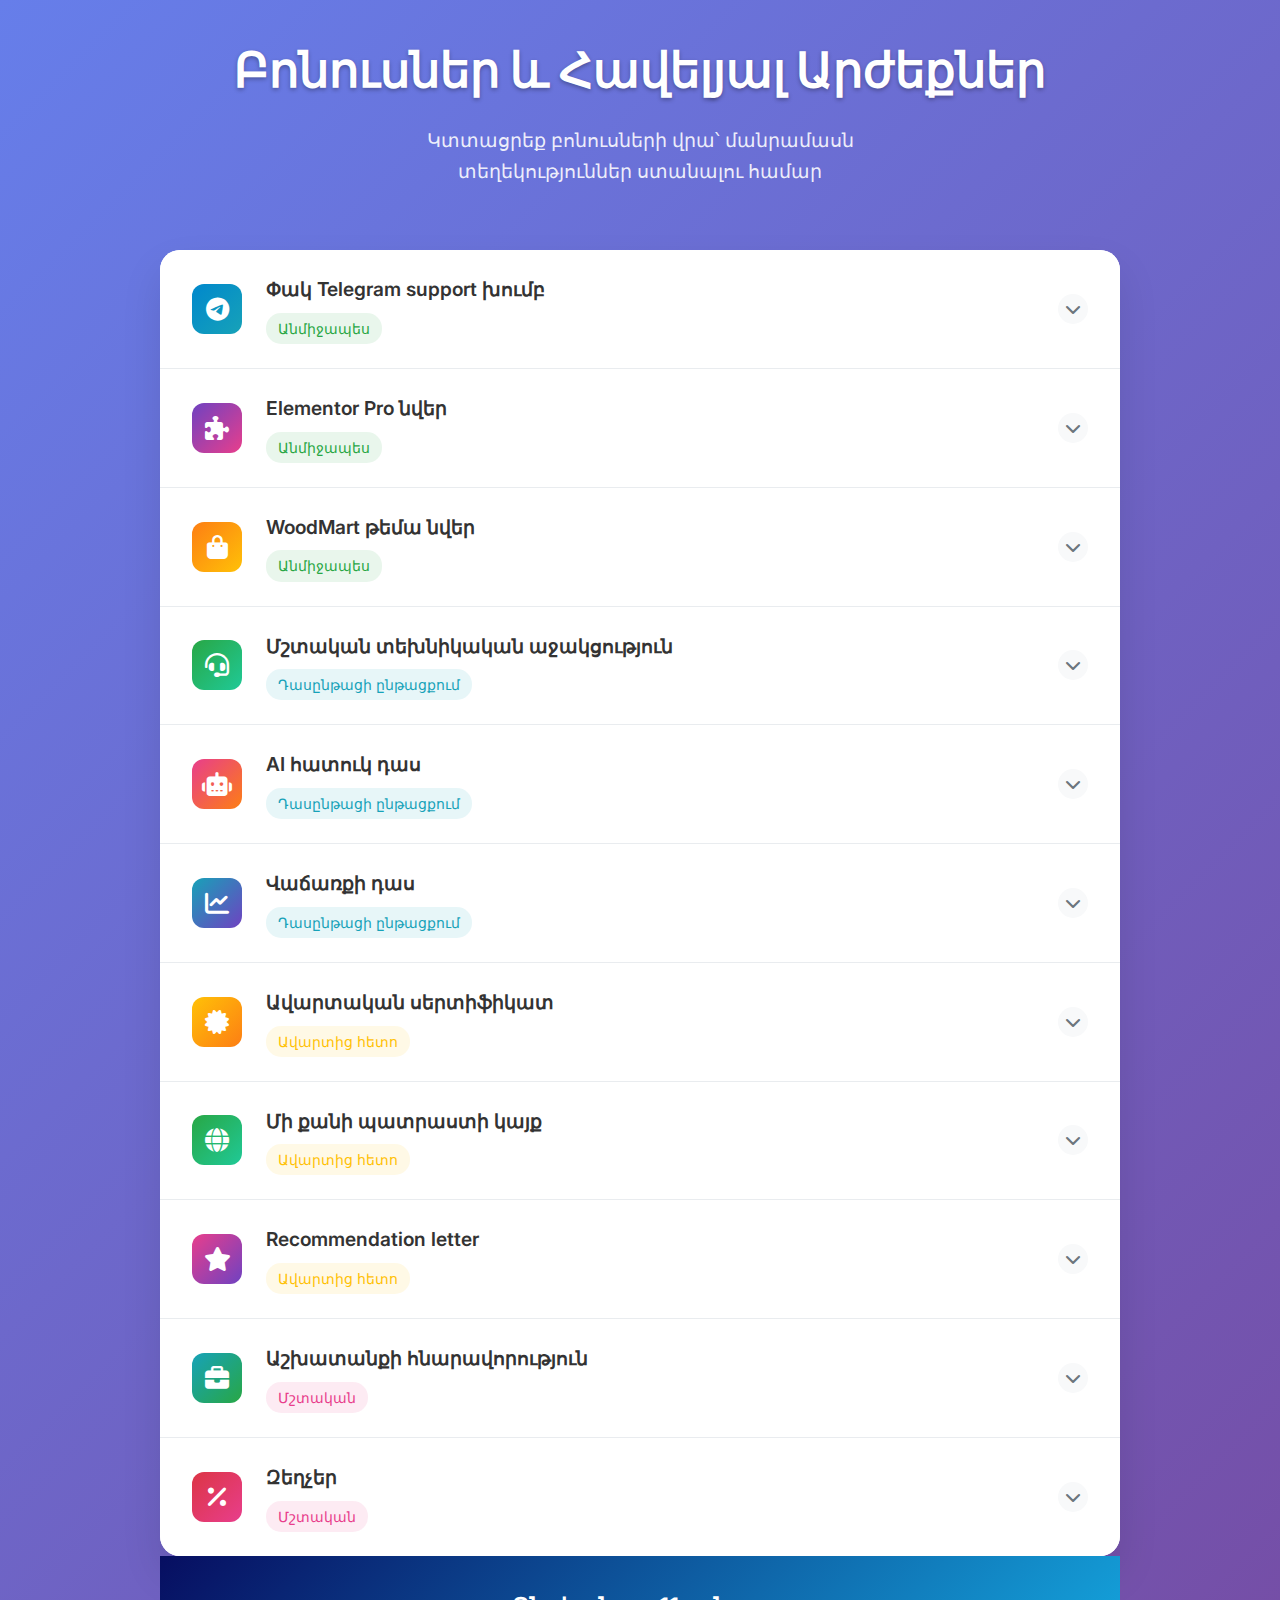
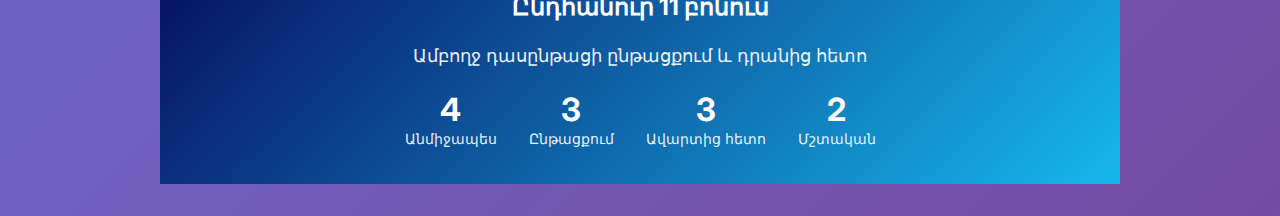
<file: bonus-accordion.html>
<!DOCTYPE html>
<html lang="hy">
<head>
    <meta charset="UTF-8">
    <meta name="viewport" content="width=device-width, initial-scale=1.0">
    <title>Бонусы - Аккордеон</title>
    <link rel="preconnect" href="https://fonts.googleapis.com">
    <link rel="preconnect" href="https://fonts.gstatic.com" crossorigin>
    <link href="https://fonts.googleapis.com/css2?family=Inter:wght@300;400;500;600;700&display=swap" rel="stylesheet">
    <link rel="stylesheet" href="https://cdnjs.cloudflare.com/ajax/libs/font-awesome/6.4.0/css/all.min.css">
    <style>
        * {
            margin: 0;
            padding: 0;
            box-sizing: border-box;
        }

        body {
            font-family: 'Inter', sans-serif;
            line-height: 1.6;
            color: #333;
            background: linear-gradient(135deg, #667eea 0%, #764ba2 100%);
            min-height: 100vh;
            padding: 2rem 0;
        }

        .container {
            max-width: 1000px;
            margin: 0 auto;
            padding: 0 20px;
        }

        .section-header {
            text-align: center;
            margin-bottom: 4rem;
        }

        .section-title {
            font-size: 3rem;
            font-weight: 700;
            color: white;
            margin-bottom: 1rem;
            text-shadow: 0 2px 4px rgba(0, 0, 0, 0.3);
        }

        .section-description {
            font-size: 1.2rem;
            color: rgba(255, 255, 255, 0.9);
            max-width: 600px;
            margin: 0 auto;
        }

        .accordion-container {
            background: white;
            border-radius: 20px;
            overflow: hidden;
            box-shadow: 0 20px 40px rgba(0, 0, 0, 0.1);
        }

        .accordion-item {
            border-bottom: 1px solid #e9ecef;
            transition: all 0.3s ease;
        }

        .accordion-item:last-child {
            border-bottom: none;
        }

        .accordion-header {
            display: flex;
            align-items: center;
            padding: 1.5rem 2rem;
            cursor: pointer;
            transition: all 0.3s ease;
            background: white;
        }

        .accordion-header:hover {
            background: #f8f9fa;
        }

        .accordion-item.active .accordion-header {
            background: linear-gradient(135deg, #070E61, #16B7EC);
            color: white;
        }

        .accordion-icon {
            width: 50px;
            height: 50px;
            border-radius: 12px;
            display: flex;
            align-items: center;
            justify-content: center;
            font-size: 1.5rem;
            color: white;
            margin-right: 1.5rem;
            position: relative;
            flex-shrink: 0;
        }

        .accordion-icon::before {
            content: '';
            position: absolute;
            top: 0;
            left: 0;
            right: 0;
            bottom: 0;
            border-radius: 12px;
            background: linear-gradient(135deg, #070E61, #16B7EC);
            transition: transform 0.3s ease;
        }

        .accordion-icon i {
            position: relative;
            z-index: 2;
        }

        .accordion-item.active .accordion-icon::before {
            background: white;
        }

        .accordion-item.active .accordion-icon {
            color: #070E61;
        }

        .accordion-content-wrapper {
            flex: 1;
        }

        .accordion-title {
            font-size: 1.2rem;
            font-weight: 600;
            margin-bottom: 0.5rem;
            transition: color 0.3s ease;
        }

        .accordion-phase {
            font-size: 0.9rem;
            padding: 0.25rem 0.75rem;
            border-radius: 15px;
            font-weight: 500;
            display: inline-block;
        }

        .accordion-phase.immediate {
            background: rgba(40, 167, 69, 0.1);
            color: #28a745;
        }

        .accordion-phase.during {
            background: rgba(23, 162, 184, 0.1);
            color: #17a2b8;
        }

        .accordion-phase.after {
            background: rgba(255, 193, 7, 0.1);
            color: #ffc107;
        }

        .accordion-phase.ongoing {
            background: rgba(232, 62, 140, 0.1);
            color: #e83e8c;
        }

        .accordion-toggle {
            width: 30px;
            height: 30px;
            border-radius: 50%;
            display: flex;
            align-items: center;
            justify-content: center;
            background: #f8f9fa;
            color: #6c757d;
            transition: all 0.3s ease;
            flex-shrink: 0;
        }

        .accordion-item.active .accordion-toggle {
            background: white;
            color: #070E61;
            transform: rotate(180deg);
        }

        .accordion-content {
            max-height: 0;
            overflow: hidden;
            transition: max-height 0.3s ease;
        }

        .accordion-item.active .accordion-content {
            max-height: 200px;
        }

        .accordion-body {
            padding: 0 2rem 2rem 2rem;
            color: #6c757d;
            line-height: 1.6;
        }

        .accordion-features {
            margin-top: 1rem;
        }

        .accordion-features h4 {
            font-size: 1rem;
            font-weight: 600;
            color: #070E61;
            margin-bottom: 0.5rem;
        }

        .accordion-features ul {
            list-style: none;
            padding: 0;
        }

        .accordion-features li {
            padding: 0.25rem 0;
            position: relative;
            padding-left: 1.5rem;
        }

        .accordion-features li::before {
            content: '✓';
            position: absolute;
            left: 0;
            color: #16B7EC;
            font-weight: bold;
        }

        .accordion-summary {
            background: linear-gradient(135deg, #070E61, #16B7EC);
            color: white;
            padding: 2rem;
            text-align: center;
        }

        .accordion-summary h3 {
            font-size: 1.5rem;
            margin-bottom: 1rem;
        }

        .accordion-summary p {
            font-size: 1.1rem;
            opacity: 0.9;
        }

        .accordion-stats {
            display: flex;
            justify-content: center;
            gap: 2rem;
            margin-top: 1.5rem;
        }

        .stat-item {
            text-align: center;
        }

        .stat-number {
            display: block;
            font-size: 2rem;
            font-weight: 700;
            line-height: 1;
        }

        .stat-label {
            font-size: 0.9rem;
            opacity: 0.9;
        }

        /* Specific icon colors */
        .accordion-item[data-bonus="support"] .accordion-icon::before {
            background: linear-gradient(135deg, #28a745, #20c997);
        }

        .accordion-item[data-bonus="ai"] .accordion-icon::before {
            background: linear-gradient(135deg, #e83e8c, #fd7e14);
        }

        .accordion-item[data-bonus="sales"] .accordion-icon::before {
            background: linear-gradient(135deg, #17a2b8, #6f42c1);
        }

        .accordion-item[data-bonus="telegram"] .accordion-icon::before {
            background: linear-gradient(135deg, #0088cc, #17a2b8);
        }

        .accordion-item[data-bonus="websites"] .accordion-icon::before {
            background: linear-gradient(135deg, #28a745, #20c997);
        }

        .accordion-item[data-bonus="certificate"] .accordion-icon::before {
            background: linear-gradient(135deg, #ffc107, #fd7e14);
        }

        .accordion-item[data-bonus="recommendation"] .accordion-icon::before {
            background: linear-gradient(135deg, #e83e8c, #6f42c1);
        }

        .accordion-item[data-bonus="job"] .accordion-icon::before {
            background: linear-gradient(135deg, #17a2b8, #28a745);
        }

        .accordion-item[data-bonus="discounts"] .accordion-icon::before {
            background: linear-gradient(135deg, #dc3545, #e83e8c);
        }

        .accordion-item[data-bonus="elementor"] .accordion-icon::before {
            background: linear-gradient(135deg, #6f42c1, #e83e8c);
        }

        .accordion-item[data-bonus="woodmart"] .accordion-icon::before {
            background: linear-gradient(135deg, #fd7e14, #ffc107);
        }

        /* Responsive design */
        @media (max-width: 768px) {
            .section-title {
                font-size: 2rem;
            }

            .accordion-header {
                padding: 1rem 1.5rem;
            }

            .accordion-icon {
                width: 40px;
                height: 40px;
                font-size: 1.2rem;
                margin-right: 1rem;
            }

            .accordion-title {
                font-size: 1.1rem;
            }

            .accordion-body {
                padding: 0 1.5rem 1.5rem 1.5rem;
            }

            .accordion-stats {
                flex-direction: column;
                gap: 1rem;
            }
        }
    </style>
</head>
<body>
    <div class="container">
        <div class="section-header">
            <h2 class="section-title">Բոնուսներ և Հավելյալ Արժեքներ</h2>
            <p class="section-description">
                Կտտացրեք բոնուսների վրա՝ մանրամասն տեղեկություններ ստանալու համար
            </p>
        </div>

        <div class="accordion-container">
            <!-- Immediate bonuses -->
            <div class="accordion-item" data-bonus="telegram" data-phase="immediate">
                <div class="accordion-header">
                    <div class="accordion-icon">
                        <i class="fab fa-telegram"></i>
                    </div>
                    <div class="accordion-content-wrapper">
                        <div class="accordion-title">Փակ Telegram support խումբ</div>
                        <div class="accordion-phase immediate">Անմիջապես</div>
                    </div>
                    <div class="accordion-toggle">
                        <i class="fas fa-chevron-down"></i>
                    </div>
                </div>
                <div class="accordion-content">
                    <div class="accordion-body">
                        <p>Հարցուպատասխան, նեթվորքինգ և մշտական աջակցություն</p>
                        <div class="accordion-features">
                            <h4>Ինչ է ներառված:</h4>
                            <ul>
                                <li>24/7 հարցուպատասխան</li>
                                <li>Ուսանողների համայնք</li>
                                <li>Լրացուցիչ նյութեր</li>
                                <li>Նեթվորքինգ հնարավորություններ</li>
                            </ul>
                        </div>
                    </div>
                </div>
            </div>

            <div class="accordion-item" data-bonus="elementor" data-phase="immediate">
                <div class="accordion-header">
                    <div class="accordion-icon">
                        <i class="fas fa-puzzle-piece"></i>
                    </div>
                    <div class="accordion-content-wrapper">
                        <div class="accordion-title">Elementor Pro նվեր</div>
                        <div class="accordion-phase immediate">Անմիջապես</div>
                    </div>
                    <div class="accordion-toggle">
                        <i class="fas fa-chevron-down"></i>
                    </div>
                </div>
                <div class="accordion-content">
                    <div class="accordion-body">
                        <p>Premium թեմա և գործիքներ</p>
                        <div class="accordion-features">
                            <h4>Ինչ է ներառված:</h4>
                            <ul>
                                <li>Elementor Pro լիցենզիա</li>
                                <li>Premium widgets</li>
                                <li>Theme Builder</li>
                                <li>Pop-up Builder</li>
                            </ul>
                        </div>
                    </div>
                </div>
            </div>

            <div class="accordion-item" data-bonus="woodmart" data-phase="immediate">
                <div class="accordion-header">
                    <div class="accordion-icon">
                        <i class="fas fa-shopping-bag"></i>
                    </div>
                    <div class="accordion-content-wrapper">
                        <div class="accordion-title">WoodMart թեմա նվեր</div>
                        <div class="accordion-phase immediate">Անմիջապես</div>
                    </div>
                    <div class="accordion-toggle">
                        <i class="fas fa-chevron-down"></i>
                    </div>
                </div>
                <div class="accordion-content">
                    <div class="accordion-body">
                        <p>Premium eCommerce թեմա</p>
                        <div class="accordion-features">
                            <h4>Ինչ է ներառված:</h4>
                            <ul>
                                <li>WoodMart Premium թեմա</li>
                                <li>WooCommerce ինտեգրում</li>
                                <li>E-commerce layouts</li>
                                <li>Product showcase tools</li>
                            </ul>
                        </div>
                    </div>
                </div>
            </div>

            <!-- During course -->
            <div class="accordion-item" data-bonus="support" data-phase="during">
                <div class="accordion-header">
                    <div class="accordion-icon">
                        <i class="fas fa-headset"></i>
                    </div>
                    <div class="accordion-content-wrapper">
                        <div class="accordion-title">Մշտական տեխնիկական աջակցություն</div>
                        <div class="accordion-phase during">Դասընթացի ընթացքում</div>
                    </div>
                    <div class="accordion-toggle">
                        <i class="fas fa-chevron-down"></i>
                    </div>
                </div>
                <div class="accordion-content">
                    <div class="accordion-body">
                        <p>Ամբողջ դասընթացի ընթացքում անձնական մենթորություն</p>
                        <div class="accordion-features">
                            <h4>Ինչ է ներառված:</h4>
                            <ul>
                                <li>Անձնական մենթորություն</li>
                                <li>1-on-1 խորհրդատվություն</li>
                                <li>Code review</li>
                                <li>Project guidance</li>
                            </ul>
                        </div>
                    </div>
                </div>
            </div>

            <div class="accordion-item" data-bonus="ai" data-phase="during">
                <div class="accordion-header">
                    <div class="accordion-icon">
                        <i class="fas fa-robot"></i>
                    </div>
                    <div class="accordion-content-wrapper">
                        <div class="accordion-title">AI հատուկ դաս</div>
                        <div class="accordion-phase during">Դասընթացի ընթացքում</div>
                    </div>
                    <div class="accordion-toggle">
                        <i class="fas fa-chevron-down"></i>
                    </div>
                </div>
                <div class="accordion-content">
                    <div class="accordion-body">
                        <p>Copilot, ChatGPT և այլ գործիքների ինտեգրում կայքերի մեջ</p>
                        <div class="accordion-features">
                            <h4>Ինչ է ներառված:</h4>
                            <ul>
                                <li>AI tools ուսուցում</li>
                                <li>Code generation</li>
                                <li>Content creation</li>
                                <li>Automation workflows</li>
                            </ul>
                        </div>
                    </div>
                </div>
            </div>

            <div class="accordion-item" data-bonus="sales" data-phase="during">
                <div class="accordion-header">
                    <div class="accordion-icon">
                        <i class="fas fa-chart-line"></i>
                    </div>
                    <div class="accordion-content-wrapper">
                        <div class="accordion-title">Վաճառքի դաս</div>
                        <div class="accordion-phase during">Դասընթացի ընթացքում</div>
                    </div>
                    <div class="accordion-toggle">
                        <i class="fas fa-chevron-down"></i>
                    </div>
                </div>
                <div class="accordion-content">
                    <div class="accordion-body">
                        <p>Հաճախորդների հետ շփման ու ծառայությունների ներկայացման հմտություններ</p>
                        <div class="accordion-features">
                            <h4>Ինչ է ներառված:</h4>
                            <ul>
                                <li>Client communication</li>
                                <li>Pricing strategies</li>
                                <li>Proposal writing</li>
                                <li>Negotiation skills</li>
                            </ul>
                        </div>
                    </div>
                </div>
            </div>

            <!-- After course -->
            <div class="accordion-item" data-bonus="certificate" data-phase="after">
                <div class="accordion-header">
                    <div class="accordion-icon">
                        <i class="fas fa-certificate"></i>
                    </div>
                    <div class="accordion-content-wrapper">
                        <div class="accordion-title">Ավարտական սերտիֆիկատ</div>
                        <div class="accordion-phase after">Ավարտից հետո</div>
                    </div>
                    <div class="accordion-toggle">
                        <i class="fas fa-chevron-down"></i>
                    </div>
                </div>
                <div class="accordion-content">
                    <div class="accordion-body">
                        <p>Պաշտոնական հավաստագիր ավարտից հետո</p>
                        <div class="accordion-features">
                            <h4>Ինչ է ներառված:</h4>
                            <ul>
                                <li>Պաշտոնական սերտիֆիկատ</li>
                                <li>LinkedIn verification</li>
                                <li>Portfolio inclusion</li>
                                <li>Industry recognition</li>
                            </ul>
                        </div>
                    </div>
                </div>
            </div>

            <div class="accordion-item" data-bonus="websites" data-phase="after">
                <div class="accordion-header">
                    <div class="accordion-icon">
                        <i class="fas fa-globe"></i>
                    </div>
                    <div class="accordion-content-wrapper">
                        <div class="accordion-title">Մի քանի պատրաստի կայք</div>
                        <div class="accordion-phase after">Ավարտից հետո</div>
                    </div>
                    <div class="accordion-toggle">
                        <i class="fas fa-chevron-down"></i>
                    </div>
                </div>
                <div class="accordion-content">
                    <div class="accordion-body">
                        <p>Պորտֆոլիոյի համար՝ տարբեր թեմաներով</p>
                        <div class="accordion-features">
                            <h4>Ինչ է ներառված:</h4>
                            <ul>
                                <li>3-5 պատրաստի կայք</li>
                                <li>Տարբեր ոլորտներ</li>
                                <li>Source code</li>
                                <li>Documentation</li>
                            </ul>
                        </div>
                    </div>
                </div>
            </div>

            <div class="accordion-item" data-bonus="recommendation" data-phase="after">
                <div class="accordion-header">
                    <div class="accordion-icon">
                        <i class="fas fa-star"></i>
                    </div>
                    <div class="accordion-content-wrapper">
                        <div class="accordion-title">Recommendation letter</div>
                        <div class="accordion-phase after">Ավարտից հետո</div>
                    </div>
                    <div class="accordion-toggle">
                        <i class="fas fa-chevron-down"></i>
                    </div>
                </div>
                <div class="accordion-content">
                    <div class="accordion-body">
                        <p>Լավագույն ուսանողների համար</p>
                        <div class="accordion-features">
                            <h4>Ինչ է ներառված:</h4>
                            <ul>
                                <li>Personalized letter</li>
                                <li>Skills assessment</li>
                                <li>Industry contacts</li>
                                <li>Job referrals</li>
                            </ul>
                        </div>
                    </div>
                </div>
            </div>

            <!-- Ongoing benefits -->
            <div class="accordion-item" data-bonus="job" data-phase="ongoing">
                <div class="accordion-header">
                    <div class="accordion-icon">
                        <i class="fas fa-briefcase"></i>
                    </div>
                    <div class="accordion-content-wrapper">
                        <div class="accordion-title">Աշխատանքի հնարավորություն</div>
                        <div class="accordion-phase ongoing">Մշտական</div>
                    </div>
                    <div class="accordion-toggle">
                        <i class="fas fa-chevron-down"></i>
                    </div>
                </div>
                <div class="accordion-content">
                    <div class="accordion-body">
                        <p>Neetrino-ում կամ մեր գործընկերների մոտ</p>
                        <div class="accordion-features">
                            <h4>Ինչ է ներառված:</h4>
                            <ul>
                                <li>Job placement assistance</li>
                                <li>Partner company access</li>
                                <li>Freelance opportunities</li>
                                <li>Career guidance</li>
                            </ul>
                        </div>
                    </div>
                </div>
            </div>

            <div class="accordion-item" data-bonus="discounts" data-phase="ongoing">
                <div class="accordion-header">
                    <div class="accordion-icon">
                        <i class="fas fa-percentage"></i>
                    </div>
                    <div class="accordion-content-wrapper">
                        <div class="accordion-title">Զեղչեր</div>
                        <div class="accordion-phase ongoing">Մշտական</div>
                    </div>
                    <div class="accordion-toggle">
                        <i class="fas fa-chevron-down"></i>
                    </div>
                </div>
                <div class="accordion-content">
                    <div class="accordion-body">
                        <p>Կայքի սպասարկման և հոսթինգի ծառայությունների վրա</p>
                        <div class="accordion-features">
                            <h4>Ինչ է ներառված:</h4>
                            <ul>
                                <li>Hosting discounts</li>
                                <li>Domain registration</li>
                                <li>Maintenance services</li>
                                <li>Plugin licenses</li>
                            </ul>
                        </div>
                    </div>
                </div>
            </div>
        </div>

        <div class="accordion-summary">
            <h3>Ընդհանուր 11 բոնուս</h3>
            <p>Ամբողջ դասընթացի ընթացքում և դրանից հետո</p>
            <div class="accordion-stats">
                <div class="stat-item">
                    <span class="stat-number">4</span>
                    <span class="stat-label">Անմիջապես</span>
                </div>
                <div class="stat-item">
                    <span class="stat-number">3</span>
                    <span class="stat-label">Ընթացքում</span>
                </div>
                <div class="stat-item">
                    <span class="stat-number">3</span>
                    <span class="stat-label">Ավարտից հետո</span>
                </div>
                <div class="stat-item">
                    <span class="stat-number">2</span>
                    <span class="stat-label">Մշտական</span>
                </div>
            </div>
        </div>
    </div>

    <script>
        document.addEventListener('DOMContentLoaded', function() {
            const accordionItems = document.querySelectorAll('.accordion-item');
            
            accordionItems.forEach(item => {
                const header = item.querySelector('.accordion-header');
                
                header.addEventListener('click', () => {
                    const isActive = item.classList.contains('active');
                    
                    // Close all other items
                    accordionItems.forEach(otherItem => {
                        if (otherItem !== item) {
                            otherItem.classList.remove('active');
                        }
                    });
                    
                    // Toggle current item
                    if (isActive) {
                        item.classList.remove('active');
                    } else {
                        item.classList.add('active');
                    }
                });
            });
        });
    </script>
</body>
</html>
</file>
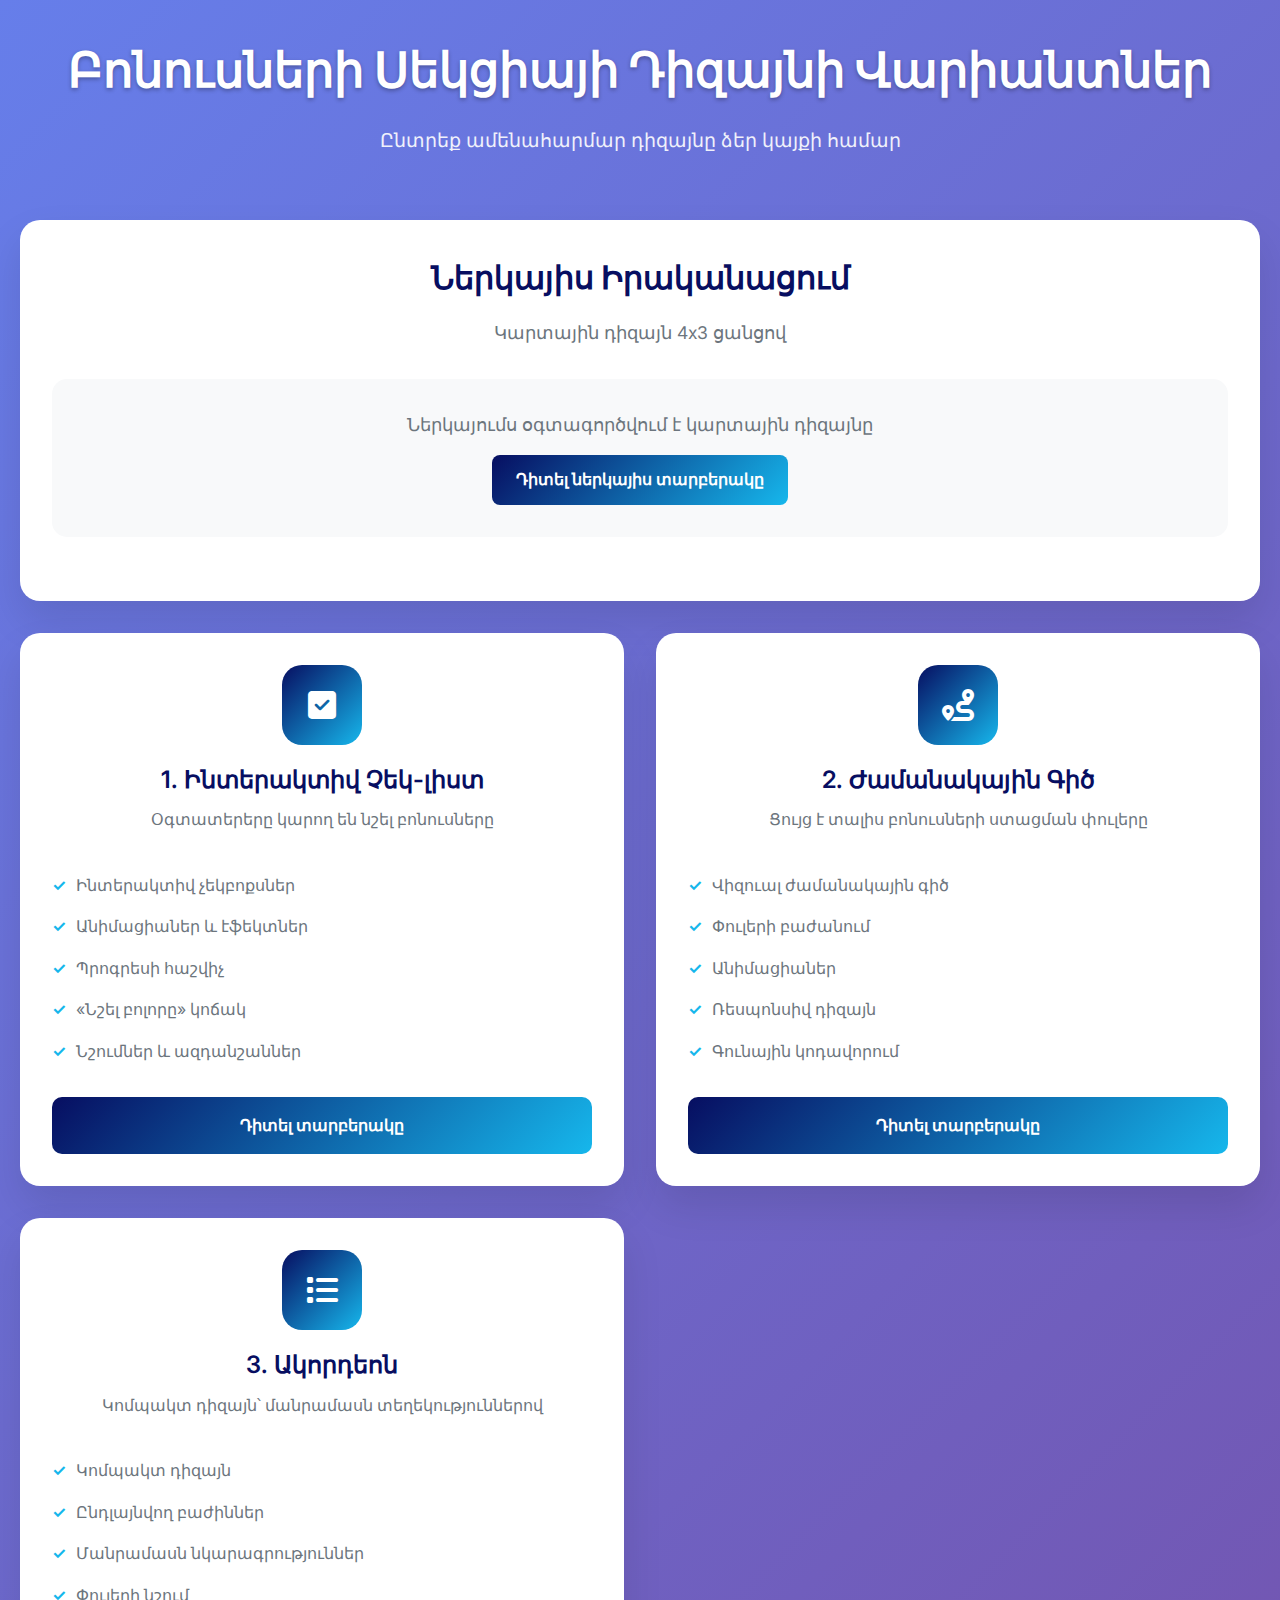
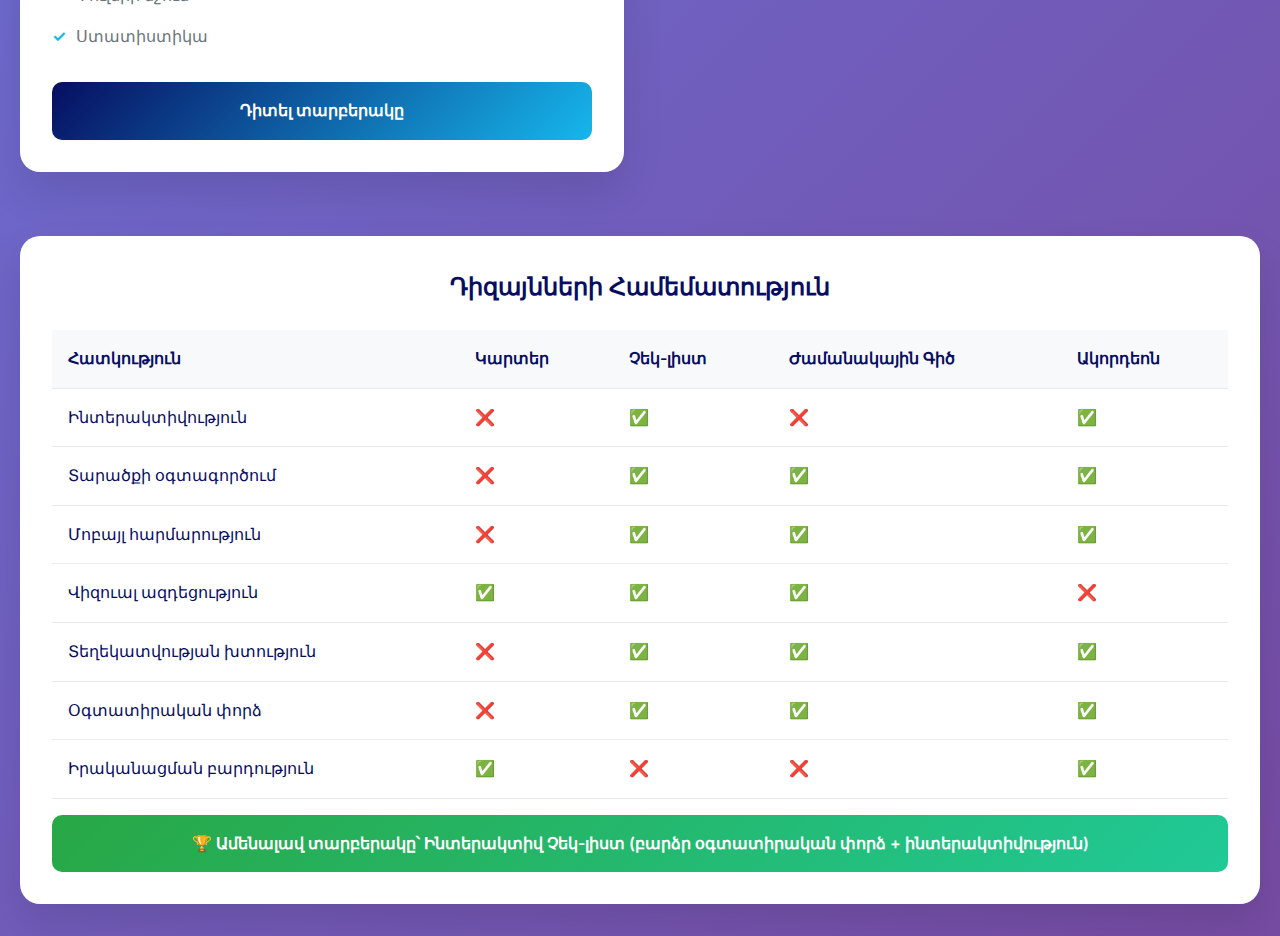
<file: bonus-demo.html>
<!DOCTYPE html>
<html lang="hy">
<head>
    <meta charset="UTF-8">
    <meta name="viewport" content="width=device-width, initial-scale=1.0">
    <title>Бонусы - Все варианты дизайна</title>
    <link rel="preconnect" href="https://fonts.googleapis.com">
    <link rel="preconnect" href="https://fonts.gstatic.com" crossorigin>
    <link href="https://fonts.googleapis.com/css2?family=Inter:wght@300;400;500;600;700&display=swap" rel="stylesheet">
    <link rel="stylesheet" href="https://cdnjs.cloudflare.com/ajax/libs/font-awesome/6.4.0/css/all.min.css">
    <style>
        * {
            margin: 0;
            padding: 0;
            box-sizing: border-box;
        }

        body {
            font-family: 'Inter', sans-serif;
            line-height: 1.6;
            color: #333;
            background: linear-gradient(135deg, #667eea 0%, #764ba2 100%);
            min-height: 100vh;
            padding: 2rem 0;
        }

        .container {
            max-width: 1400px;
            margin: 0 auto;
            padding: 0 20px;
        }

        .demo-header {
            text-align: center;
            margin-bottom: 4rem;
            color: white;
        }

        .demo-title {
            font-size: 3rem;
            font-weight: 700;
            margin-bottom: 1rem;
            text-shadow: 0 2px 4px rgba(0, 0, 0, 0.3);
        }

        .demo-description {
            font-size: 1.2rem;
            opacity: 0.9;
            max-width: 600px;
            margin: 0 auto 2rem;
        }

        .design-options {
            display: grid;
            grid-template-columns: repeat(auto-fit, minmax(400px, 1fr));
            gap: 2rem;
            margin-bottom: 4rem;
        }

        .design-option {
            background: white;
            border-radius: 20px;
            padding: 2rem;
            box-shadow: 0 20px 40px rgba(0, 0, 0, 0.1);
            transition: transform 0.3s ease;
        }

        .design-option:hover {
            transform: translateY(-5px);
        }

        .option-header {
            text-align: center;
            margin-bottom: 2rem;
        }

        .option-icon {
            width: 80px;
            height: 80px;
            border-radius: 20px;
            display: flex;
            align-items: center;
            justify-content: center;
            font-size: 2rem;
            color: white;
            margin: 0 auto 1rem;
            position: relative;
        }

        .option-icon::before {
            content: '';
            position: absolute;
            top: 0;
            left: 0;
            right: 0;
            bottom: 0;
            border-radius: 20px;
            background: linear-gradient(135deg, #070E61, #16B7EC);
        }

        .option-icon i {
            position: relative;
            z-index: 2;
        }

        .option-title {
            font-size: 1.5rem;
            font-weight: 600;
            color: #070E61;
            margin-bottom: 0.5rem;
        }

        .option-description {
            color: #6c757d;
            margin-bottom: 1.5rem;
        }

        .option-features {
            list-style: none;
            padding: 0;
        }

        .option-features li {
            padding: 0.5rem 0;
            position: relative;
            padding-left: 1.5rem;
            color: #6c757d;
        }

        .option-features li::before {
            content: '✓';
            position: absolute;
            left: 0;
            color: #16B7EC;
            font-weight: bold;
        }

        .option-button {
            display: block;
            width: 100%;
            background: linear-gradient(135deg, #070E61, #16B7EC);
            color: white;
            text-decoration: none;
            padding: 1rem 2rem;
            border-radius: 10px;
            text-align: center;
            font-weight: 600;
            margin-top: 1.5rem;
            transition: all 0.3s ease;
        }

        .option-button:hover {
            background: linear-gradient(135deg, #16B7EC, #FF7500);
            transform: translateY(-2px);
        }

        .current-implementation {
            background: white;
            border-radius: 20px;
            padding: 2rem;
            box-shadow: 0 20px 40px rgba(0, 0, 0, 0.1);
            margin-bottom: 2rem;
        }

        .current-header {
            text-align: center;
            margin-bottom: 2rem;
        }

        .current-title {
            font-size: 2rem;
            font-weight: 600;
            color: #070E61;
            margin-bottom: 1rem;
        }

        .current-description {
            color: #6c757d;
            font-size: 1.1rem;
        }

        .implementation-preview {
            background: #f8f9fa;
            border-radius: 15px;
            padding: 2rem;
            text-align: center;
            margin-bottom: 2rem;
        }

        .preview-text {
            color: #6c757d;
            font-size: 1.1rem;
            margin-bottom: 1rem;
        }

        .preview-button {
            display: inline-block;
            background: linear-gradient(135deg, #070E61, #16B7EC);
            color: white;
            text-decoration: none;
            padding: 0.75rem 1.5rem;
            border-radius: 8px;
            font-weight: 600;
            transition: all 0.3s ease;
        }

        .preview-button:hover {
            background: linear-gradient(135deg, #16B7EC, #FF7500);
            transform: translateY(-2px);
        }

        .comparison-table {
            background: white;
            border-radius: 20px;
            padding: 2rem;
            box-shadow: 0 20px 40px rgba(0, 0, 0, 0.1);
            overflow-x: auto;
        }

        .comparison-title {
            font-size: 1.5rem;
            font-weight: 600;
            color: #070E61;
            margin-bottom: 1.5rem;
            text-align: center;
        }

        table {
            width: 100%;
            border-collapse: collapse;
        }

        th, td {
            padding: 1rem;
            text-align: left;
            border-bottom: 1px solid #e9ecef;
        }

        th {
            background: #f8f9fa;
            font-weight: 600;
            color: #070E61;
        }

        .feature-name {
            font-weight: 500;
            color: #070E61;
        }

        .check {
            color: #28a745;
            font-weight: bold;
        }

        .cross {
            color: #dc3545;
            font-weight: bold;
        }

        .recommendation {
            background: linear-gradient(135deg, #28a745, #20c997);
            color: white;
            padding: 1rem;
            border-radius: 10px;
            text-align: center;
            font-weight: 600;
            margin-top: 1rem;
        }

        @media (max-width: 768px) {
            .design-options {
                grid-template-columns: 1fr;
            }

            .demo-title {
                font-size: 2rem;
            }

            .comparison-table {
                font-size: 0.9rem;
            }

            th, td {
                padding: 0.5rem;
            }
        }
    </style>
</head>
<body>
    <div class="container">
        <div class="demo-header">
            <h1 class="demo-title">Բոնուսների Սեկցիայի Դիզայնի Վարիանտներ</h1>
            <p class="demo-description">
                Ընտրեք ամենահարմար դիզայնը ձեր կայքի համար
            </p>
        </div>

        <div class="current-implementation">
            <div class="current-header">
                <h2 class="current-title">Ներկայիս Իրականացում</h2>
                <p class="current-description">Կարտային դիզայն 4x3 ցանցով</p>
            </div>
            <div class="implementation-preview">
                <p class="preview-text">Ներկայումս օգտագործվում է կարտային դիզայնը</p>
                <a href="index.html" class="preview-button">Դիտել ներկայիս տարբերակը</a>
            </div>
        </div>

        <div class="design-options">
            <div class="design-option">
                <div class="option-header">
                    <div class="option-icon">
                        <i class="fas fa-check-square"></i>
                    </div>
                    <h3 class="option-title">1. Ինտերակտիվ Չեկ-լիստ</h3>
                    <p class="option-description">Օգտատերերը կարող են նշել բոնուսները</p>
                </div>
                <ul class="option-features">
                    <li>Ինտերակտիվ չեկբոքսներ</li>
                    <li>Անիմացիաներ և էֆեկտներ</li>
                    <li>Պրոգրեսի հաշվիչ</li>
                    <li>«Նշել բոլորը» կոճակ</li>
                    <li>Նշումներ և ազդանշաններ</li>
                </ul>
                <a href="index.html" class="option-button">Դիտել տարբերակը</a>
            </div>

            <div class="design-option">
                <div class="option-header">
                    <div class="option-icon">
                        <i class="fas fa-route"></i>
                    </div>
                    <h3 class="option-title">2. Ժամանակային Գիծ</h3>
                    <p class="option-description">Ցույց է տալիս բոնուսների ստացման փուլերը</p>
                </div>
                <ul class="option-features">
                    <li>Վիզուալ ժամանակային գիծ</li>
                    <li>Փուլերի բաժանում</li>
                    <li>Անիմացիաներ</li>
                    <li>Ռեսպոնսիվ դիզայն</li>
                    <li>Գունային կոդավորում</li>
                </ul>
                <a href="bonus-timeline.html" class="option-button">Դիտել տարբերակը</a>
            </div>

            <div class="design-option">
                <div class="option-header">
                    <div class="option-icon">
                        <i class="fas fa-list"></i>
                    </div>
                    <h3 class="option-title">3. Ակորդեոն</h3>
                    <p class="option-description">Կոմպակտ դիզայն՝ մանրամասն տեղեկություններով</p>
                </div>
                <ul class="option-features">
                    <li>Կոմպակտ դիզայն</li>
                    <li>Ընդլայնվող բաժիններ</li>
                    <li>Մանրամասն նկարագրություններ</li>
                    <li>Փուլերի նշում</li>
                    <li>Ստատիստիկա</li>
                </ul>
                <a href="bonus-accordion.html" class="option-button">Դիտել տարբերակը</a>
            </div>
        </div>

        <div class="comparison-table">
            <h3 class="comparison-title">Դիզայնների Համեմատություն</h3>
            <table>
                <thead>
                    <tr>
                        <th>Հատկություն</th>
                        <th>Կարտեր</th>
                        <th>Չեկ-լիստ</th>
                        <th>Ժամանակային Գիծ</th>
                        <th>Ակորդեոն</th>
                    </tr>
                </thead>
                <tbody>
                    <tr>
                        <td class="feature-name">Ինտերակտիվություն</td>
                        <td class="cross">❌</td>
                        <td class="check">✅</td>
                        <td class="cross">❌</td>
                        <td class="check">✅</td>
                    </tr>
                    <tr>
                        <td class="feature-name">Տարածքի օգտագործում</td>
                        <td class="cross">❌</td>
                        <td class="check">✅</td>
                        <td class="check">✅</td>
                        <td class="check">✅</td>
                    </tr>
                    <tr>
                        <td class="feature-name">Մոբայլ հարմարություն</td>
                        <td class="cross">❌</td>
                        <td class="check">✅</td>
                        <td class="check">✅</td>
                        <td class="check">✅</td>
                    </tr>
                    <tr>
                        <td class="feature-name">Վիզուալ ազդեցություն</td>
                        <td class="check">✅</td>
                        <td class="check">✅</td>
                        <td class="check">✅</td>
                        <td class="cross">❌</td>
                    </tr>
                    <tr>
                        <td class="feature-name">Տեղեկատվության խտություն</td>
                        <td class="cross">❌</td>
                        <td class="check">✅</td>
                        <td class="check">✅</td>
                        <td class="check">✅</td>
                    </tr>
                    <tr>
                        <td class="feature-name">Օգտատիրական փորձ</td>
                        <td class="cross">❌</td>
                        <td class="check">✅</td>
                        <td class="check">✅</td>
                        <td class="check">✅</td>
                    </tr>
                    <tr>
                        <td class="feature-name">Իրականացման բարդություն</td>
                        <td class="check">✅</td>
                        <td class="cross">❌</td>
                        <td class="cross">❌</td>
                        <td class="check">✅</td>
                    </tr>
                </tbody>
            </table>
            
            <div class="recommendation">
                🏆 Ամենալավ տարբերակը՝ Ինտերակտիվ Չեկ-լիստ (բարձր օգտատիրական փորձ + ինտերակտիվություն)
            </div>
        </div>
    </div>
</body>
</html>
</file>
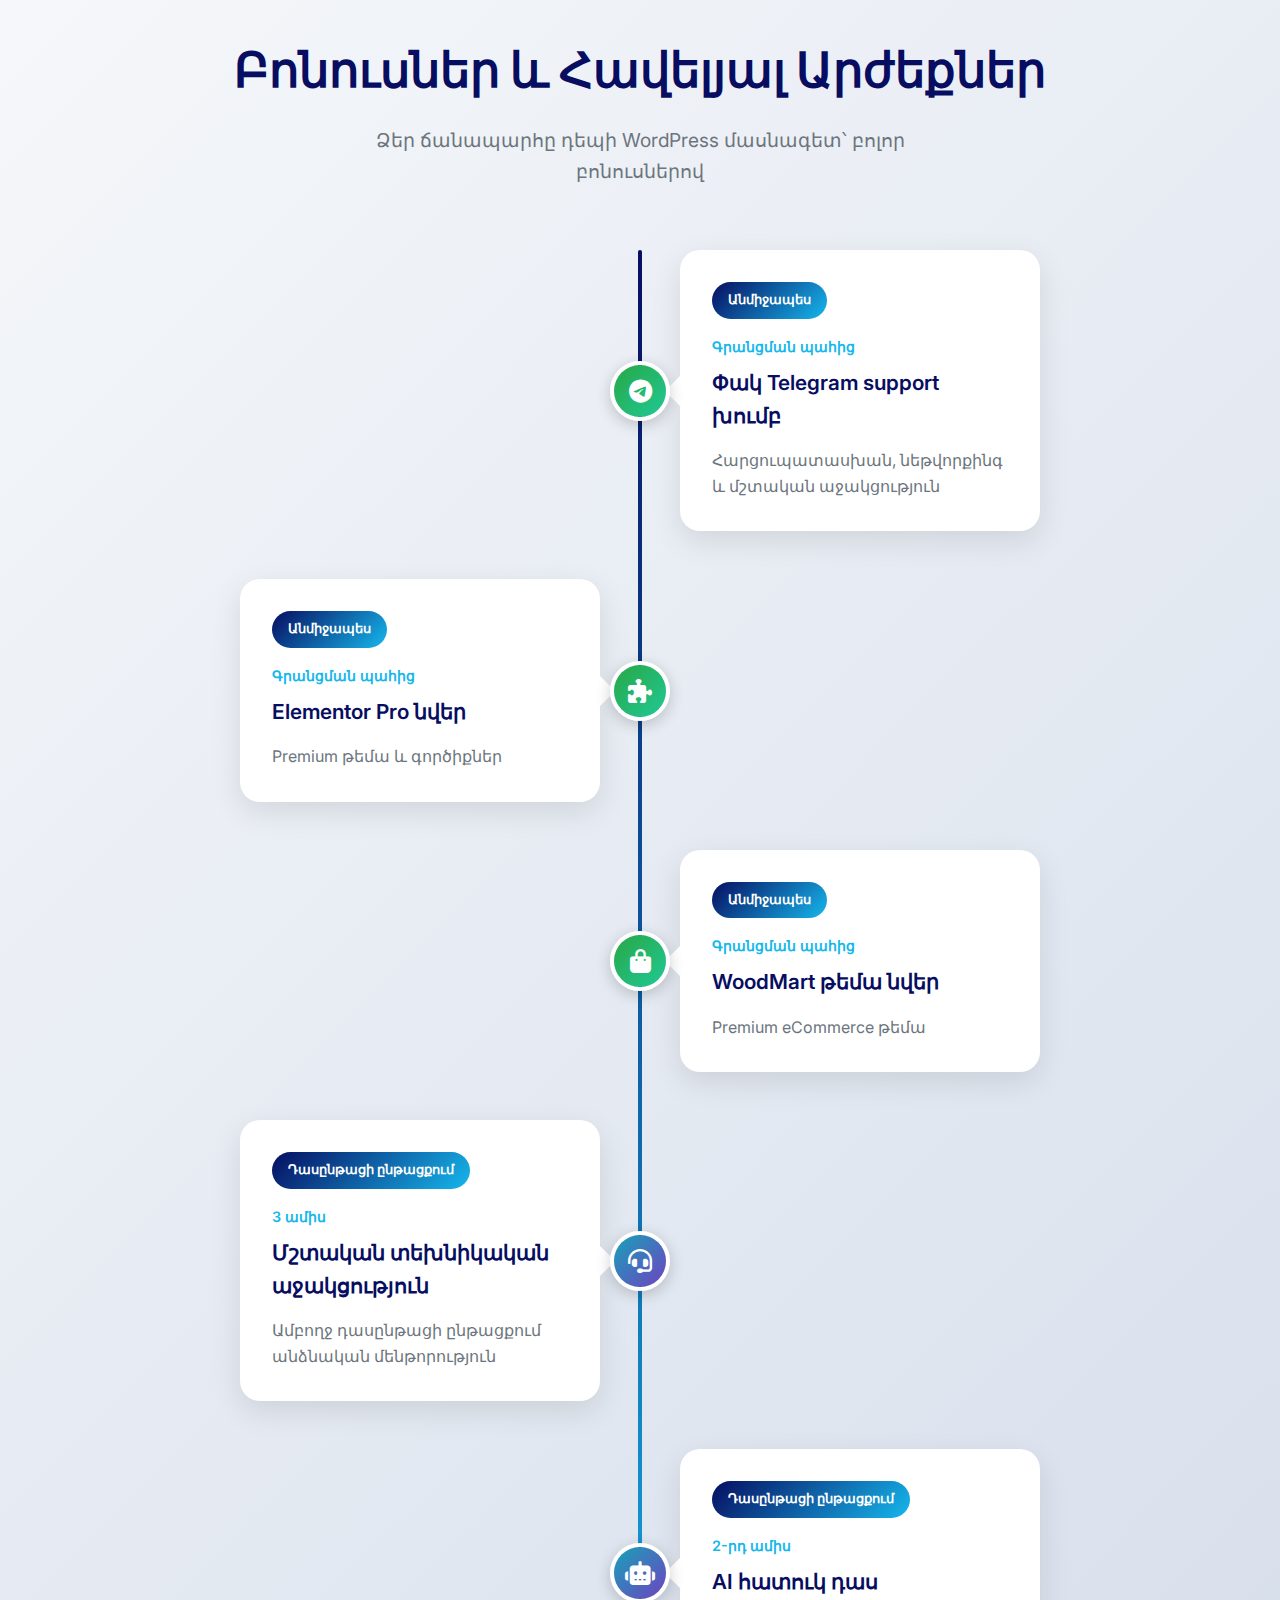
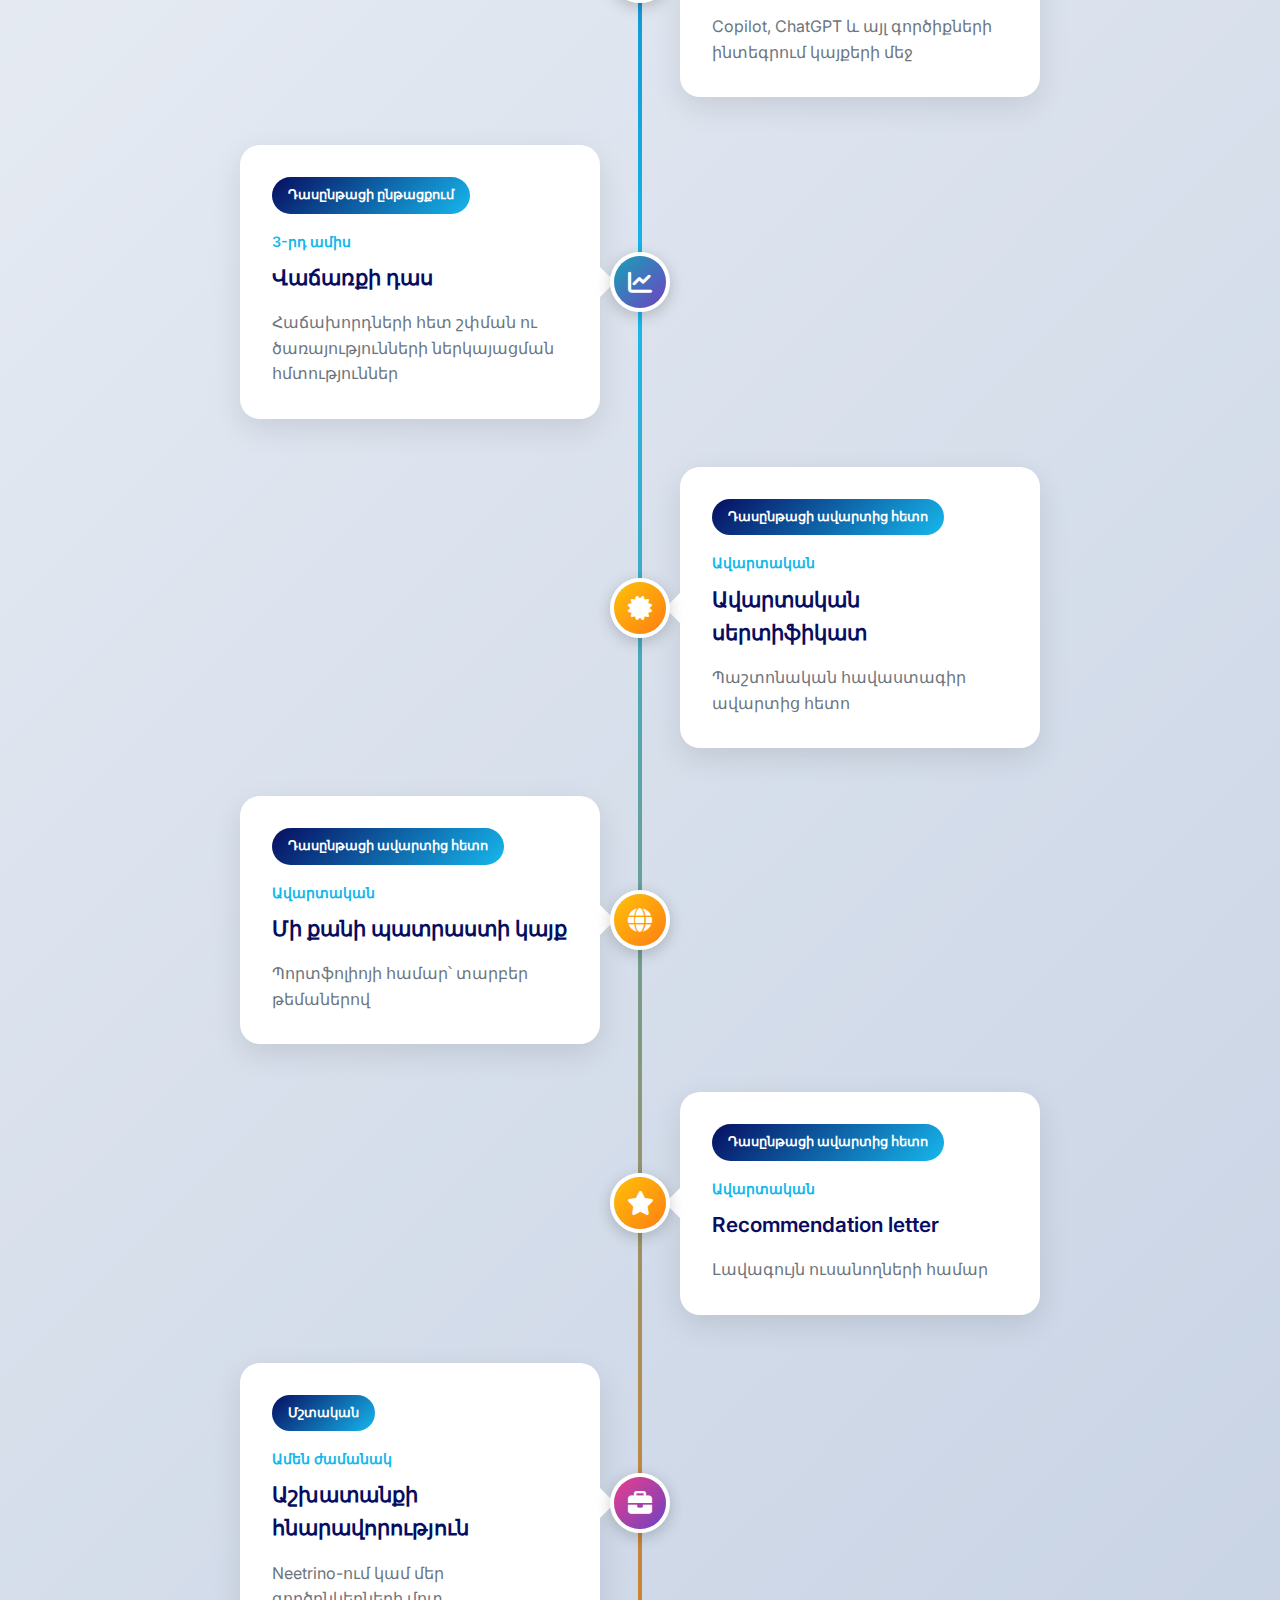
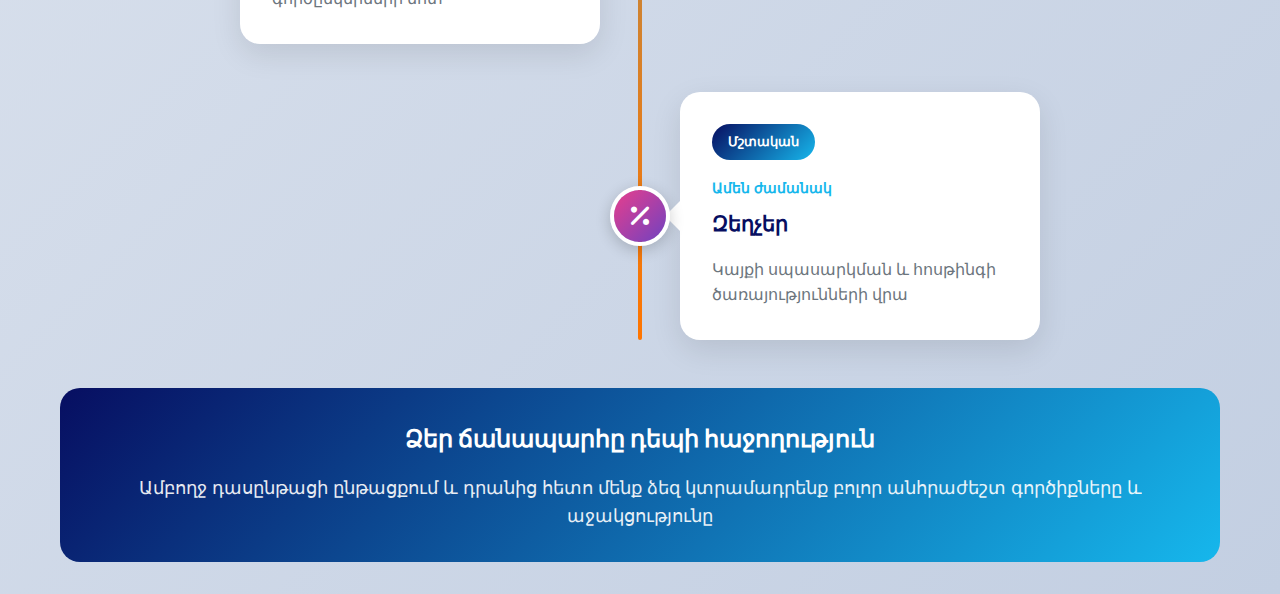
<file: bonus-timeline.html>
<!DOCTYPE html>
<html lang="hy">
<head>
    <meta charset="UTF-8">
    <meta name="viewport" content="width=device-width, initial-scale=1.0">
    <title>Бонусы - Временная шкала</title>
    <link rel="preconnect" href="https://fonts.googleapis.com">
    <link rel="preconnect" href="https://fonts.gstatic.com" crossorigin>
    <link href="https://fonts.googleapis.com/css2?family=Inter:wght@300;400;500;600;700&display=swap" rel="stylesheet">
    <link rel="stylesheet" href="https://cdnjs.cloudflare.com/ajax/libs/font-awesome/6.4.0/css/all.min.css">
    <style>
        * {
            margin: 0;
            padding: 0;
            box-sizing: border-box;
        }

        body {
            font-family: 'Inter', sans-serif;
            line-height: 1.6;
            color: #333;
            background: linear-gradient(135deg, #f5f7fa 0%, #c3cfe2 100%);
            min-height: 100vh;
            padding: 2rem 0;
        }

        .container {
            max-width: 1200px;
            margin: 0 auto;
            padding: 0 20px;
        }

        .section-header {
            text-align: center;
            margin-bottom: 4rem;
        }

        .section-title {
            font-size: 3rem;
            font-weight: 700;
            color: #070E61;
            margin-bottom: 1rem;
        }

        .section-description {
            font-size: 1.2rem;
            color: #6c757d;
            max-width: 600px;
            margin: 0 auto;
        }

        .timeline-container {
            position: relative;
            max-width: 800px;
            margin: 0 auto;
        }

        .timeline-line {
            position: absolute;
            left: 50%;
            top: 0;
            bottom: 0;
            width: 4px;
            background: linear-gradient(180deg, #070E61, #16B7EC, #FF7500);
            transform: translateX(-50%);
            border-radius: 2px;
        }

        .timeline-item {
            position: relative;
            margin-bottom: 3rem;
            display: flex;
            align-items: center;
        }

        .timeline-item:nth-child(odd) {
            flex-direction: row;
        }

        .timeline-item:nth-child(even) {
            flex-direction: row-reverse;
        }

        .timeline-content {
            background: white;
            border-radius: 20px;
            padding: 2rem;
            box-shadow: 0 10px 30px rgba(0, 0, 0, 0.1);
            position: relative;
            width: 45%;
            transition: all 0.3s ease;
        }

        .timeline-content:hover {
            transform: translateY(-5px);
            box-shadow: 0 20px 40px rgba(0, 0, 0, 0.15);
        }

        .timeline-item:nth-child(odd) .timeline-content::before {
            content: '';
            position: absolute;
            right: -15px;
            top: 50%;
            transform: translateY(-50%);
            width: 0;
            height: 0;
            border-left: 15px solid white;
            border-top: 15px solid transparent;
            border-bottom: 15px solid transparent;
        }

        .timeline-item:nth-child(even) .timeline-content::before {
            content: '';
            position: absolute;
            left: -15px;
            top: 50%;
            transform: translateY(-50%);
            width: 0;
            height: 0;
            border-right: 15px solid white;
            border-top: 15px solid transparent;
            border-bottom: 15px solid transparent;
        }

        .timeline-icon {
            position: absolute;
            left: 50%;
            top: 50%;
            transform: translate(-50%, -50%);
            width: 60px;
            height: 60px;
            border-radius: 50%;
            display: flex;
            align-items: center;
            justify-content: center;
            font-size: 1.5rem;
            color: white;
            z-index: 10;
            border: 4px solid white;
            box-shadow: 0 4px 15px rgba(0, 0, 0, 0.2);
        }

        .timeline-icon::before {
            content: '';
            position: absolute;
            top: 0;
            left: 0;
            right: 0;
            bottom: 0;
            border-radius: 50%;
            background: linear-gradient(135deg, #070E61, #16B7EC);
        }

        .timeline-icon i {
            position: relative;
            z-index: 2;
        }

        .timeline-date {
            font-size: 0.9rem;
            color: #16B7EC;
            font-weight: 600;
            margin-bottom: 0.5rem;
        }

        .timeline-title {
            font-size: 1.3rem;
            font-weight: 600;
            color: #070E61;
            margin-bottom: 1rem;
        }

        .timeline-description {
            color: #6c757d;
            line-height: 1.6;
        }

        .timeline-phase {
            background: linear-gradient(135deg, #070E61, #16B7EC);
            color: white;
            padding: 0.5rem 1rem;
            border-radius: 20px;
            font-size: 0.8rem;
            font-weight: 600;
            display: inline-block;
            margin-bottom: 1rem;
        }

        /* Specific colors for different phases */
        .timeline-item[data-phase="immediate"] .timeline-icon::before {
            background: linear-gradient(135deg, #28a745, #20c997);
        }

        .timeline-item[data-phase="during"] .timeline-icon::before {
            background: linear-gradient(135deg, #17a2b8, #6f42c1);
        }

        .timeline-item[data-phase="after"] .timeline-icon::before {
            background: linear-gradient(135deg, #ffc107, #fd7e14);
        }

        .timeline-item[data-phase="ongoing"] .timeline-icon::before {
            background: linear-gradient(135deg, #e83e8c, #6f42c1);
        }

        /* Responsive design */
        @media (max-width: 768px) {
            .timeline-line {
                left: 30px;
            }

            .timeline-item {
                flex-direction: row !important;
                padding-left: 60px;
            }

            .timeline-content {
                width: 100%;
            }

            .timeline-content::before {
                display: none;
            }

            .timeline-icon {
                left: 30px;
                transform: translateX(-50%);
            }

            .section-title {
                font-size: 2rem;
            }
        }

        .timeline-summary {
            background: linear-gradient(135deg, #070E61, #16B7EC);
            color: white;
            padding: 2rem;
            border-radius: 20px;
            text-align: center;
            margin-top: 3rem;
        }

        .timeline-summary h3 {
            font-size: 1.5rem;
            margin-bottom: 1rem;
        }

        .timeline-summary p {
            font-size: 1.1rem;
            opacity: 0.9;
        }
    </style>
</head>
<body>
    <div class="container">
        <div class="section-header">
            <h2 class="section-title">Բոնուսներ և Հավելյալ Արժեքներ</h2>
            <p class="section-description">
                Ձեր ճանապարհը դեպի WordPress մասնագետ՝ բոլոր բոնուսներով
            </p>
        </div>

        <div class="timeline-container">
            <div class="timeline-line"></div>

            <!-- Immediate bonuses -->
            <div class="timeline-item" data-phase="immediate">
                <div class="timeline-content">
                    <div class="timeline-phase">Անմիջապես</div>
                    <div class="timeline-date">Գրանցման պահից</div>
                    <h3 class="timeline-title">Փակ Telegram support խումբ</h3>
                    <p class="timeline-description">Հարցուպատասխան, նեթվորքինգ և մշտական աջակցություն</p>
                </div>
                <div class="timeline-icon">
                    <i class="fab fa-telegram"></i>
                </div>
            </div>

            <div class="timeline-item" data-phase="immediate">
                <div class="timeline-content">
                    <div class="timeline-phase">Անմիջապես</div>
                    <div class="timeline-date">Գրանցման պահից</div>
                    <h3 class="timeline-title">Elementor Pro նվեր</h3>
                    <p class="timeline-description">Premium թեմա և գործիքներ</p>
                </div>
                <div class="timeline-icon">
                    <i class="fas fa-puzzle-piece"></i>
                </div>
            </div>

            <div class="timeline-item" data-phase="immediate">
                <div class="timeline-content">
                    <div class="timeline-phase">Անմիջապես</div>
                    <div class="timeline-date">Գրանցման պահից</div>
                    <h3 class="timeline-title">WoodMart թեմա նվեր</h3>
                    <p class="timeline-description">Premium eCommerce թեմա</p>
                </div>
                <div class="timeline-icon">
                    <i class="fas fa-shopping-bag"></i>
                </div>
            </div>

            <!-- During course -->
            <div class="timeline-item" data-phase="during">
                <div class="timeline-content">
                    <div class="timeline-phase">Դասընթացի ընթացքում</div>
                    <div class="timeline-date">3 ամիս</div>
                    <h3 class="timeline-title">Մշտական տեխնիկական աջակցություն</h3>
                    <p class="timeline-description">Ամբողջ դասընթացի ընթացքում անձնական մենթորություն</p>
                </div>
                <div class="timeline-icon">
                    <i class="fas fa-headset"></i>
                </div>
            </div>

            <div class="timeline-item" data-phase="during">
                <div class="timeline-content">
                    <div class="timeline-phase">Դասընթացի ընթացքում</div>
                    <div class="timeline-date">2-րդ ամիս</div>
                    <h3 class="timeline-title">AI հատուկ դաս</h3>
                    <p class="timeline-description">Copilot, ChatGPT և այլ գործիքների ինտեգրում կայքերի մեջ</p>
                </div>
                <div class="timeline-icon">
                    <i class="fas fa-robot"></i>
                </div>
            </div>

            <div class="timeline-item" data-phase="during">
                <div class="timeline-content">
                    <div class="timeline-phase">Դասընթացի ընթացքում</div>
                    <div class="timeline-date">3-րդ ամիս</div>
                    <h3 class="timeline-title">Վաճառքի դաս</h3>
                    <p class="timeline-description">Հաճախորդների հետ շփման ու ծառայությունների ներկայացման հմտություններ</p>
                </div>
                <div class="timeline-icon">
                    <i class="fas fa-chart-line"></i>
                </div>
            </div>

            <!-- After course -->
            <div class="timeline-item" data-phase="after">
                <div class="timeline-content">
                    <div class="timeline-phase">Դասընթացի ավարտից հետո</div>
                    <div class="timeline-date">Ավարտական</div>
                    <h3 class="timeline-title">Ավարտական սերտիֆիկատ</h3>
                    <p class="timeline-description">Պաշտոնական հավաստագիր ավարտից հետո</p>
                </div>
                <div class="timeline-icon">
                    <i class="fas fa-certificate"></i>
                </div>
            </div>

            <div class="timeline-item" data-phase="after">
                <div class="timeline-content">
                    <div class="timeline-phase">Դասընթացի ավարտից հետո</div>
                    <div class="timeline-date">Ավարտական</div>
                    <h3 class="timeline-title">Մի քանի պատրաստի կայք</h3>
                    <p class="timeline-description">Պորտֆոլիոյի համար՝ տարբեր թեմաներով</p>
                </div>
                <div class="timeline-icon">
                    <i class="fas fa-globe"></i>
                </div>
            </div>

            <div class="timeline-item" data-phase="after">
                <div class="timeline-content">
                    <div class="timeline-phase">Դասընթացի ավարտից հետո</div>
                    <div class="timeline-date">Ավարտական</div>
                    <h3 class="timeline-title">Recommendation letter</h3>
                    <p class="timeline-description">Լավագույն ուսանողների համար</p>
                </div>
                <div class="timeline-icon">
                    <i class="fas fa-star"></i>
                </div>
            </div>

            <!-- Ongoing benefits -->
            <div class="timeline-item" data-phase="ongoing">
                <div class="timeline-content">
                    <div class="timeline-phase">Մշտական</div>
                    <div class="timeline-date">Ամեն ժամանակ</div>
                    <h3 class="timeline-title">Աշխատանքի հնարավորություն</h3>
                    <p class="timeline-description">Neetrino-ում կամ մեր գործընկերների մոտ</p>
                </div>
                <div class="timeline-icon">
                    <i class="fas fa-briefcase"></i>
                </div>
            </div>

            <div class="timeline-item" data-phase="ongoing">
                <div class="timeline-content">
                    <div class="timeline-phase">Մշտական</div>
                    <div class="timeline-date">Ամեն ժամանակ</div>
                    <h3 class="timeline-title">Զեղչեր</h3>
                    <p class="timeline-description">Կայքի սպասարկման և հոսթինգի ծառայությունների վրա</p>
                </div>
                <div class="timeline-icon">
                    <i class="fas fa-percentage"></i>
                </div>
            </div>
        </div>

        <div class="timeline-summary">
            <h3>Ձեր ճանապարհը դեպի հաջողություն</h3>
            <p>Ամբողջ դասընթացի ընթացքում և դրանից հետո մենք ձեզ կտրամադրենք բոլոր անհրաժեշտ գործիքները և աջակցությունը</p>
        </div>
    </div>
</body>
</html>
</file>
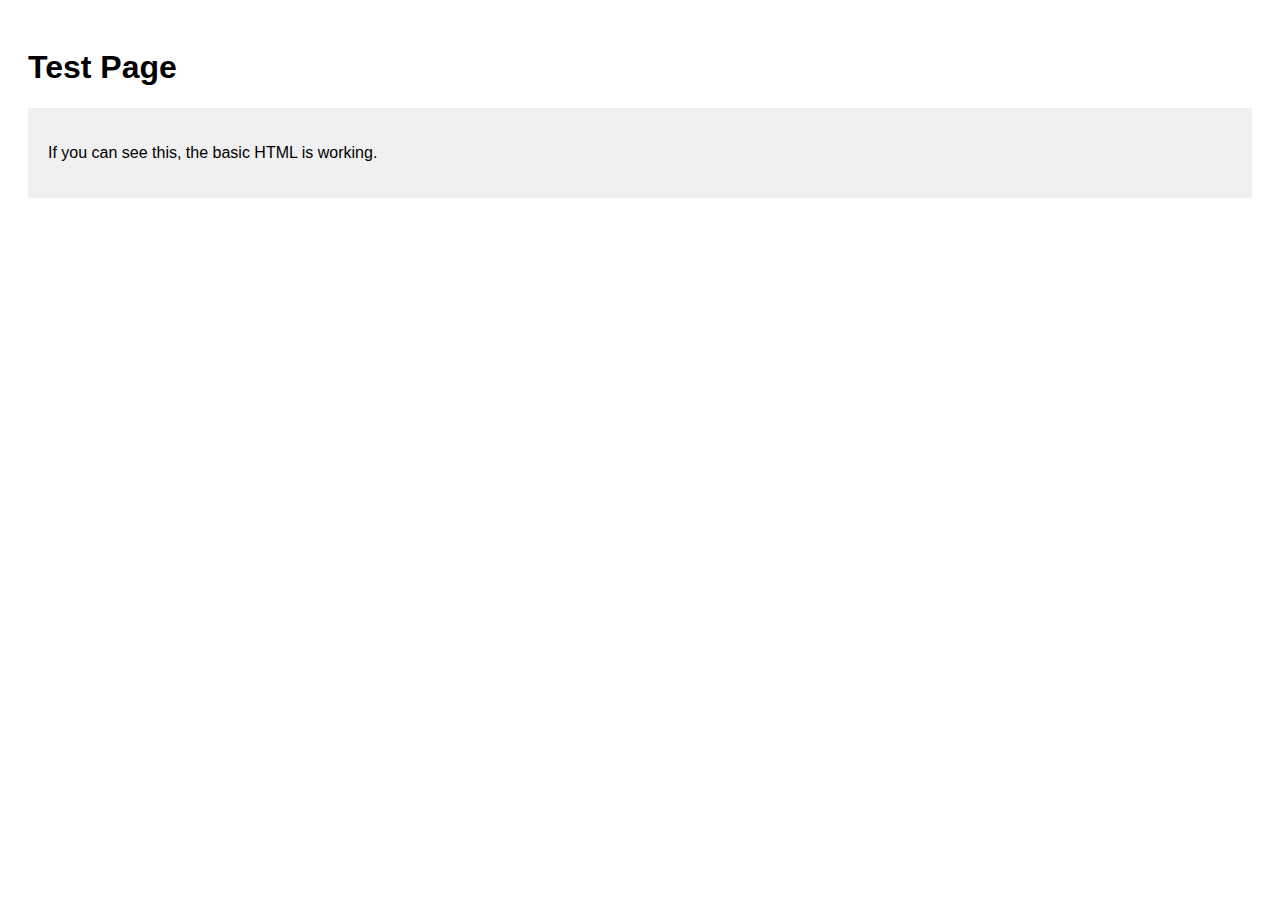
<file: test.html>
<!DOCTYPE html>
<html lang="en">
<head>
    <meta charset="UTF-8">
    <meta name="viewport" content="width=device-width, initial-scale=1.0">
    <title>Test</title>
    <style>
        body { font-family: Arial, sans-serif; padding: 20px; }
        .test { background: #f0f0f0; padding: 20px; margin: 10px 0; }
    </style>
</head>
<body>
    <h1>Test Page</h1>
    <div class="test">
        <p>If you can see this, the basic HTML is working.</p>
    </div>
    <script>
        console.log('JavaScript is working');
        document.addEventListener('DOMContentLoaded', function() {
            console.log('DOM loaded successfully');
        });
    </script>
</body>
</html>
</file>
